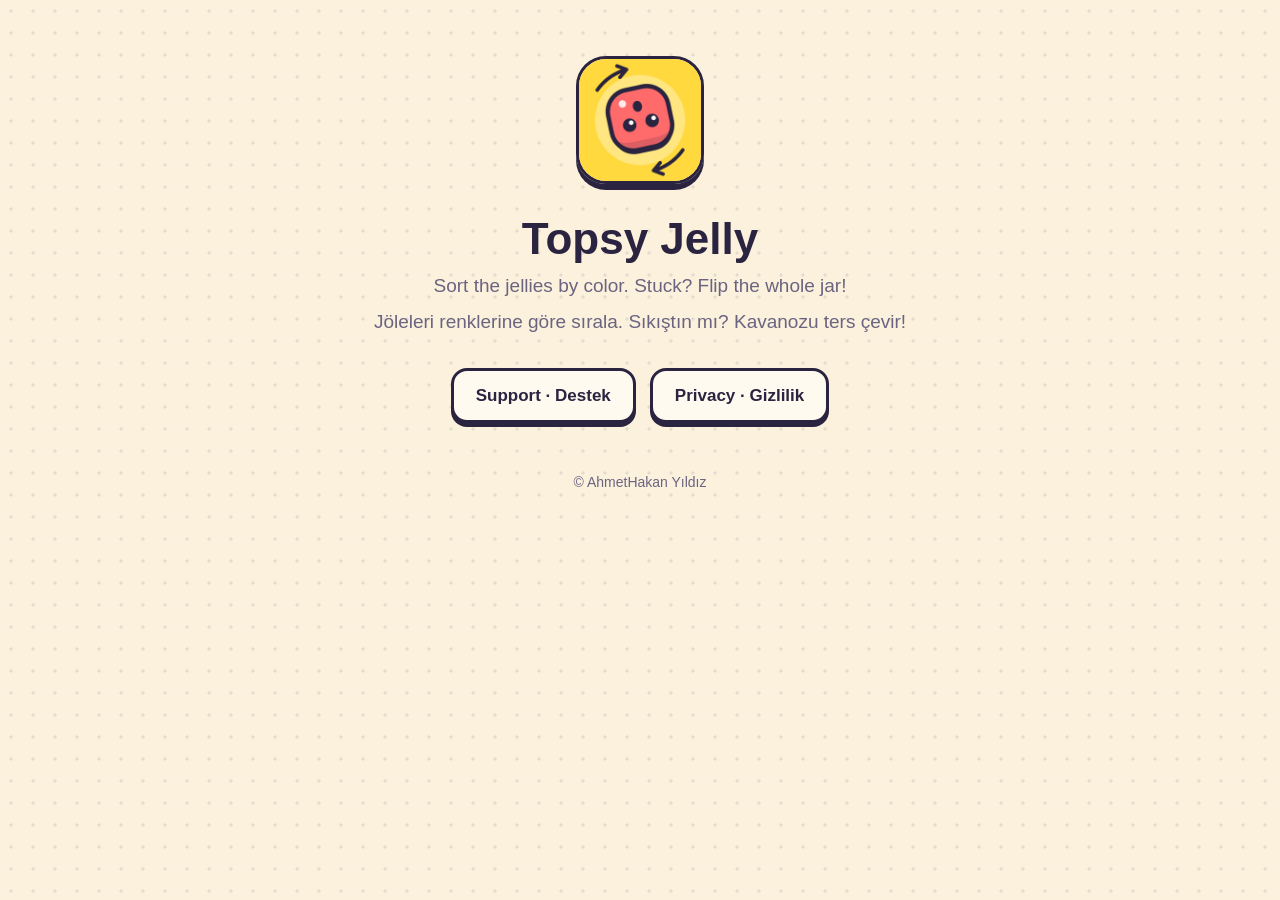
<file: index.html>
<!doctype html>
<html lang="en">
<head>
<meta charset="utf-8">
<meta name="viewport" content="width=device-width, initial-scale=1">
<title>Topsy Jelly — Flip &amp; Sort Color Puzzle</title>
<meta name="description" content="A cozy color sorting puzzle with a twist: flip the whole jar to rescue the jelly at the bottom.">
<link rel="icon" href="icon.png">
<link rel="stylesheet" href="style.css">
</head>
<body>
<main>
  <section class="hero">
    <img src="icon.png" alt="Topsy Jelly icon">
    <h1>Topsy Jelly</h1>
    <p>Sort the jellies by color. Stuck? Flip the whole jar!</p>
    <p lang="tr">Jöleleri renklerine göre sırala. Sıkıştın mı? Kavanozu ters çevir!</p>

    <!-- App Store bağlantısı uygulama yayınlanınca eklenecek:
    <div class="buttons"><a class="btn main" href="https://apps.apple.com/app/idXXXXXXXXXX">Download on the App Store</a></div>
    -->
    <div class="buttons">
      <a class="btn" href="support.html">Support · Destek</a>
      <a class="btn" href="privacy.html">Privacy · Gizlilik</a>
    </div>
  </section>

  <footer>© AhmetHakan Yıldız</footer>
</main>
</body>
</html>
</file>
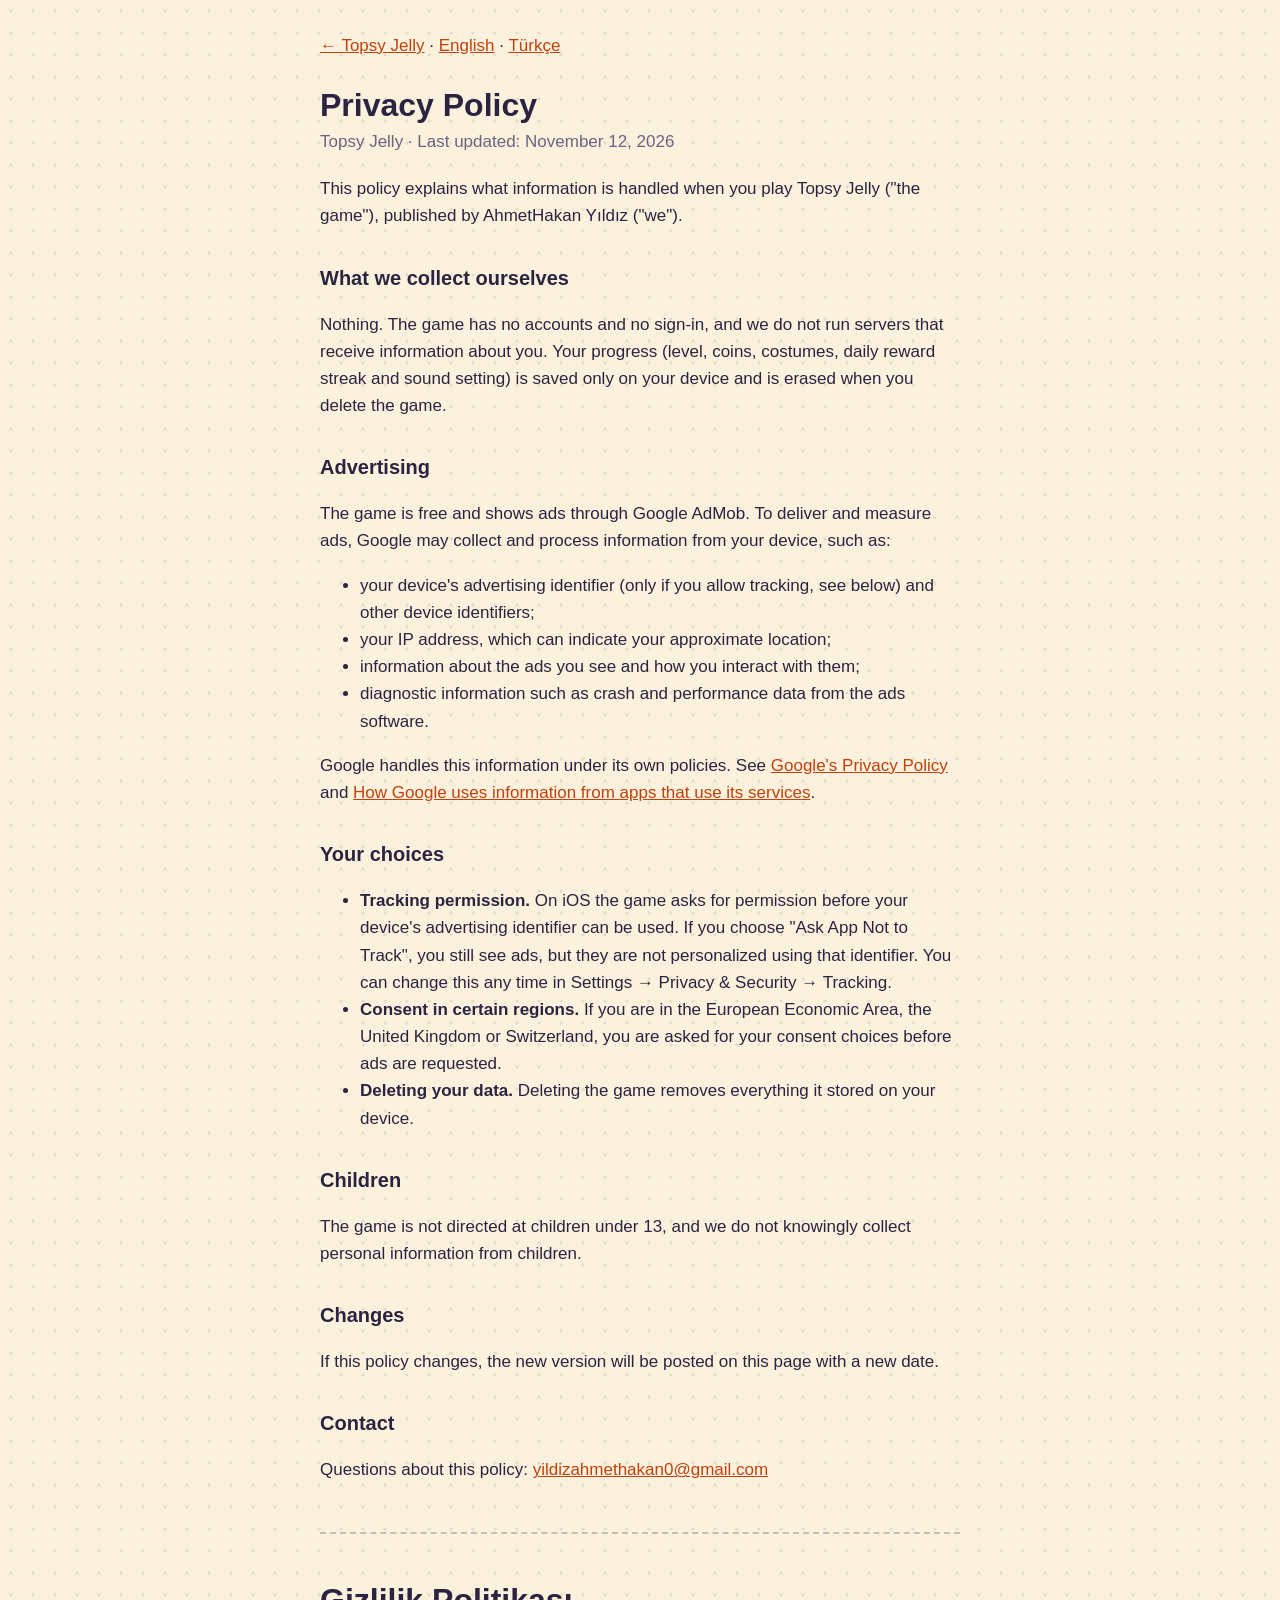
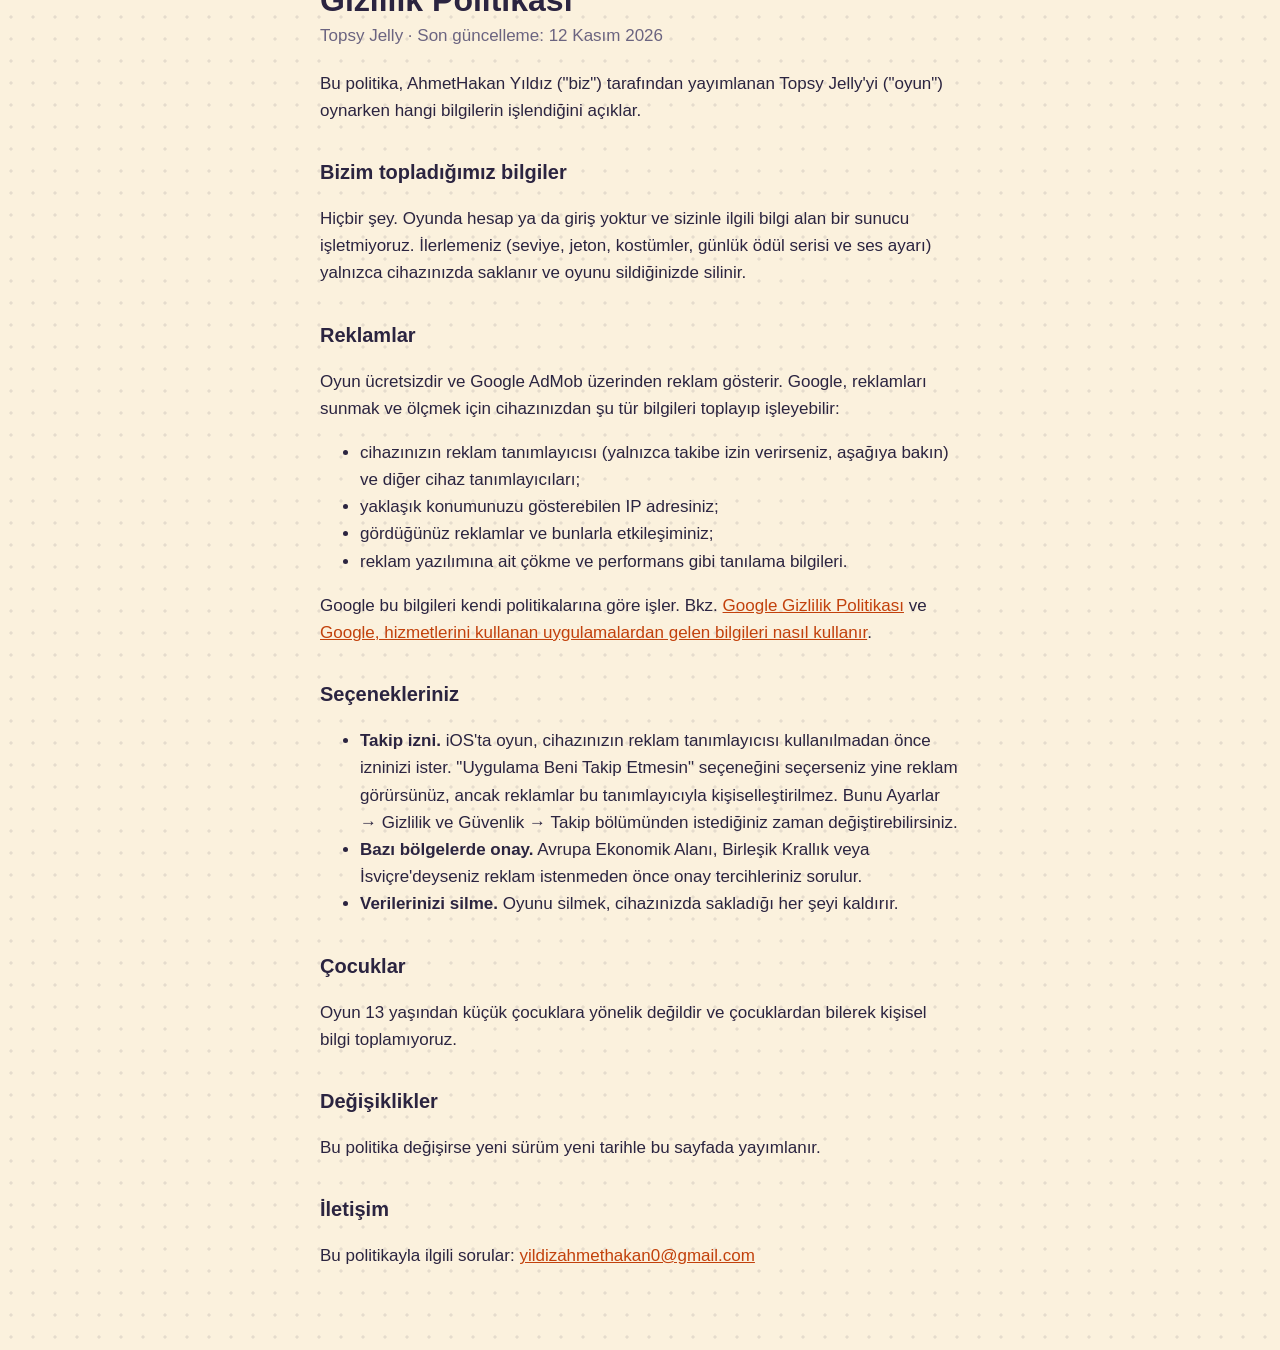
<file: privacy.html>
<!doctype html>
<html lang="en">
<head>
<meta charset="utf-8">
<meta name="viewport" content="width=device-width, initial-scale=1">
<title>Topsy Jelly — Privacy Policy</title>
<link rel="icon" href="icon.png">
<link rel="stylesheet" href="style.css">
</head>
<body>
<main>
  <nav><a href="index.html">← Topsy Jelly</a> · <a href="#en">English</a> · <a href="#tr">Türkçe</a></nav>

  <section id="en">
    <h1>Privacy Policy</h1>
    <p class="meta">Topsy Jelly · Last updated: November 12, 2026</p>

    <p>This policy explains what information is handled when you play Topsy Jelly ("the game"), published by AhmetHakan Yıldız ("we").</p>

    <h2>What we collect ourselves</h2>
    <p>Nothing. The game has no accounts and no sign-in, and we do not run servers that receive information about you. Your progress (level, coins, costumes, daily reward streak and sound setting) is saved only on your device and is erased when you delete the game.</p>

    <h2>Advertising</h2>
    <p>The game is free and shows ads through Google AdMob. To deliver and measure ads, Google may collect and process information from your device, such as:</p>
    <ul>
      <li>your device's advertising identifier (only if you allow tracking, see below) and other device identifiers;</li>
      <li>your IP address, which can indicate your approximate location;</li>
      <li>information about the ads you see and how you interact with them;</li>
      <li>diagnostic information such as crash and performance data from the ads software.</li>
    </ul>
    <p>Google handles this information under its own policies. See <a href="https://policies.google.com/privacy">Google's Privacy Policy</a> and <a href="https://policies.google.com/technologies/partner-sites">How Google uses information from apps that use its services</a>.</p>

    <h2>Your choices</h2>
    <ul>
      <li><strong>Tracking permission.</strong> On iOS the game asks for permission before your device's advertising identifier can be used. If you choose "Ask App Not to Track", you still see ads, but they are not personalized using that identifier. You can change this any time in Settings → Privacy &amp; Security → Tracking.</li>
      <li><strong>Consent in certain regions.</strong> If you are in the European Economic Area, the United Kingdom or Switzerland, you are asked for your consent choices before ads are requested.</li>
      <li><strong>Deleting your data.</strong> Deleting the game removes everything it stored on your device.</li>
    </ul>

    <h2>Children</h2>
    <p>The game is not directed at children under 13, and we do not knowingly collect personal information from children.</p>

    <h2>Changes</h2>
    <p>If this policy changes, the new version will be posted on this page with a new date.</p>

    <h2>Contact</h2>
    <p>Questions about this policy: <a href="mailto:yildizahmethakan0@gmail.com">yildizahmethakan0@gmail.com</a></p>
  </section>

  <hr>

  <section id="tr" lang="tr">
    <h1>Gizlilik Politikası</h1>
    <p class="meta">Topsy Jelly · Son güncelleme: 12 Kasım 2026</p>

    <p>Bu politika, AhmetHakan Yıldız ("biz") tarafından yayımlanan Topsy Jelly'yi ("oyun") oynarken hangi bilgilerin işlendiğini açıklar.</p>

    <h2>Bizim topladığımız bilgiler</h2>
    <p>Hiçbir şey. Oyunda hesap ya da giriş yoktur ve sizinle ilgili bilgi alan bir sunucu işletmiyoruz. İlerlemeniz (seviye, jeton, kostümler, günlük ödül serisi ve ses ayarı) yalnızca cihazınızda saklanır ve oyunu sildiğinizde silinir.</p>

    <h2>Reklamlar</h2>
    <p>Oyun ücretsizdir ve Google AdMob üzerinden reklam gösterir. Google, reklamları sunmak ve ölçmek için cihazınızdan şu tür bilgileri toplayıp işleyebilir:</p>
    <ul>
      <li>cihazınızın reklam tanımlayıcısı (yalnızca takibe izin verirseniz, aşağıya bakın) ve diğer cihaz tanımlayıcıları;</li>
      <li>yaklaşık konumunuzu gösterebilen IP adresiniz;</li>
      <li>gördüğünüz reklamlar ve bunlarla etkileşiminiz;</li>
      <li>reklam yazılımına ait çökme ve performans gibi tanılama bilgileri.</li>
    </ul>
    <p>Google bu bilgileri kendi politikalarına göre işler. Bkz. <a href="https://policies.google.com/privacy?hl=tr">Google Gizlilik Politikası</a> ve <a href="https://policies.google.com/technologies/partner-sites?hl=tr">Google, hizmetlerini kullanan uygulamalardan gelen bilgileri nasıl kullanır</a>.</p>

    <h2>Seçenekleriniz</h2>
    <ul>
      <li><strong>Takip izni.</strong> iOS'ta oyun, cihazınızın reklam tanımlayıcısı kullanılmadan önce izninizi ister. "Uygulama Beni Takip Etmesin" seçeneğini seçerseniz yine reklam görürsünüz, ancak reklamlar bu tanımlayıcıyla kişiselleştirilmez. Bunu Ayarlar → Gizlilik ve Güvenlik → Takip bölümünden istediğiniz zaman değiştirebilirsiniz.</li>
      <li><strong>Bazı bölgelerde onay.</strong> Avrupa Ekonomik Alanı, Birleşik Krallık veya İsviçre'deyseniz reklam istenmeden önce onay tercihleriniz sorulur.</li>
      <li><strong>Verilerinizi silme.</strong> Oyunu silmek, cihazınızda sakladığı her şeyi kaldırır.</li>
    </ul>

    <h2>Çocuklar</h2>
    <p>Oyun 13 yaşından küçük çocuklara yönelik değildir ve çocuklardan bilerek kişisel bilgi toplamıyoruz.</p>

    <h2>Değişiklikler</h2>
    <p>Bu politika değişirse yeni sürüm yeni tarihle bu sayfada yayımlanır.</p>

    <h2>İletişim</h2>
    <p>Bu politikayla ilgili sorular: <a href="mailto:yildizahmethakan0@gmail.com">yildizahmethakan0@gmail.com</a></p>
  </section>
</main>
</body>
</html>
</file>
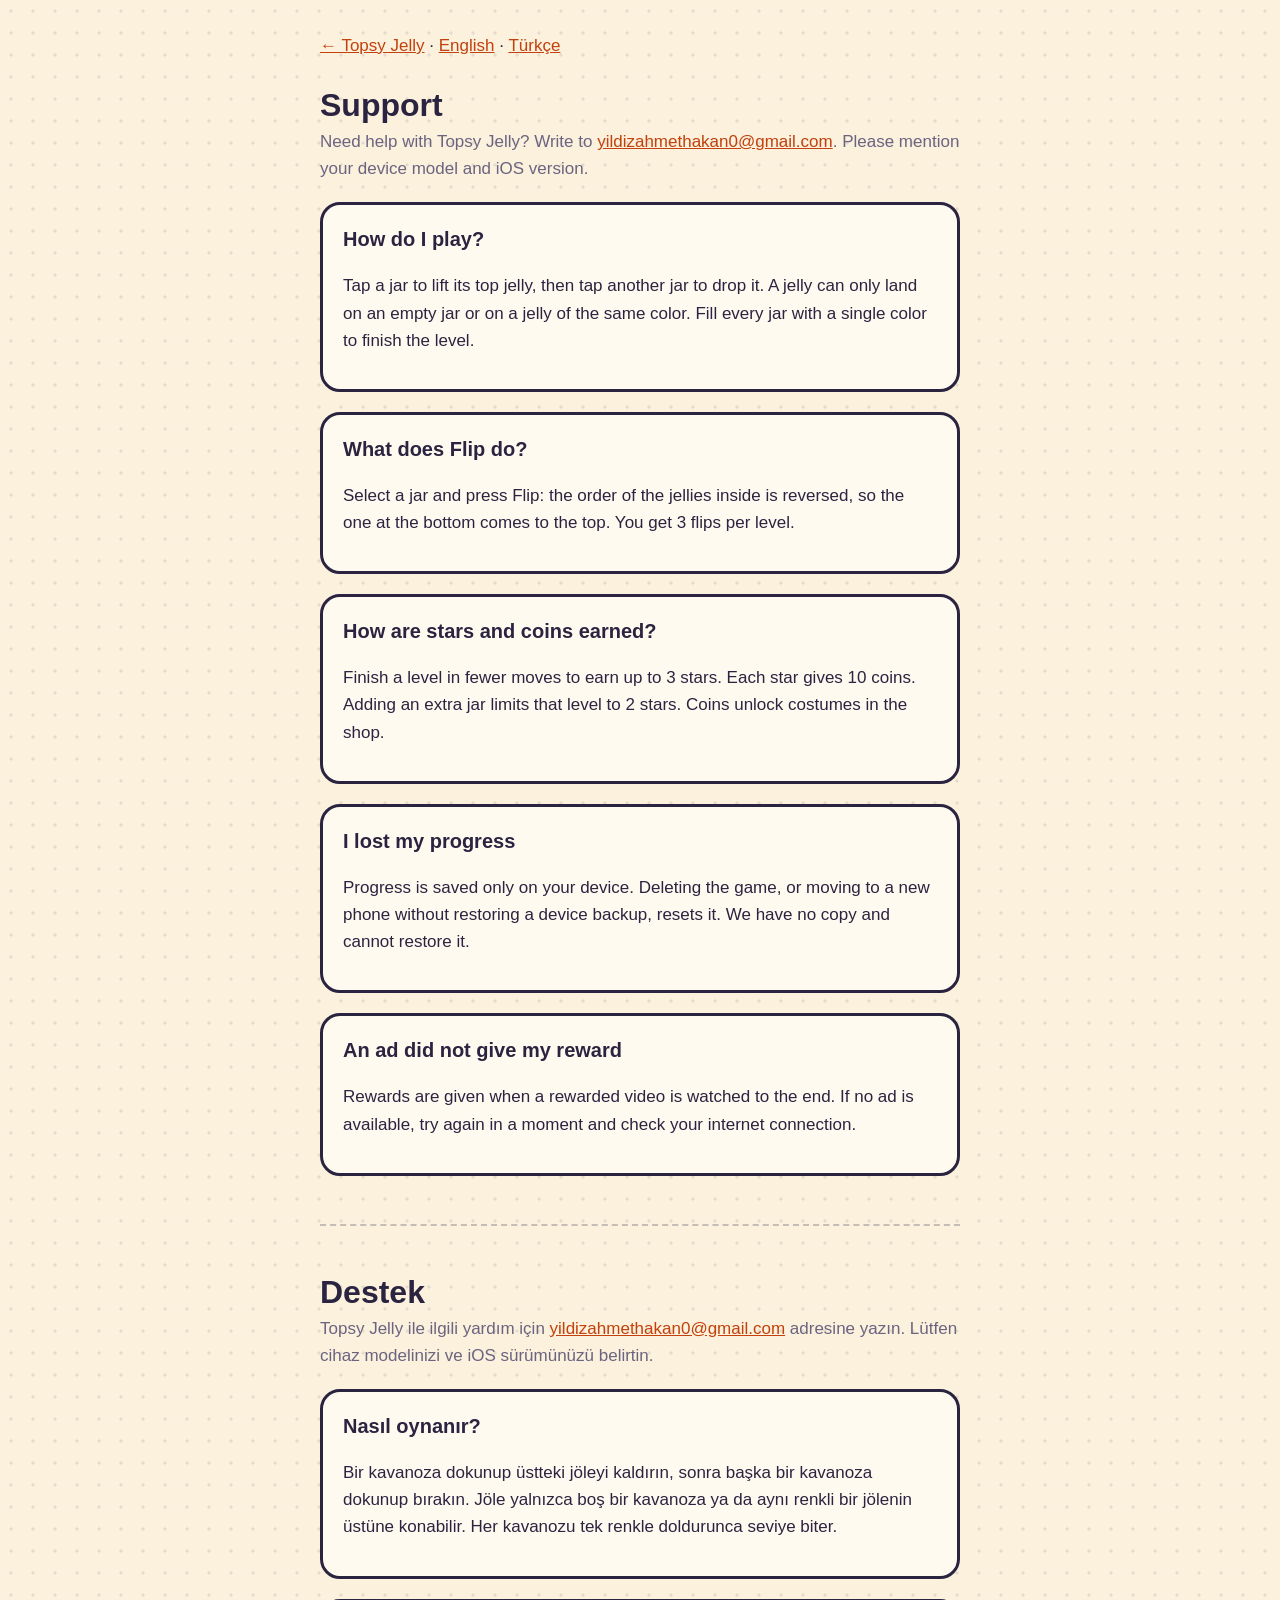
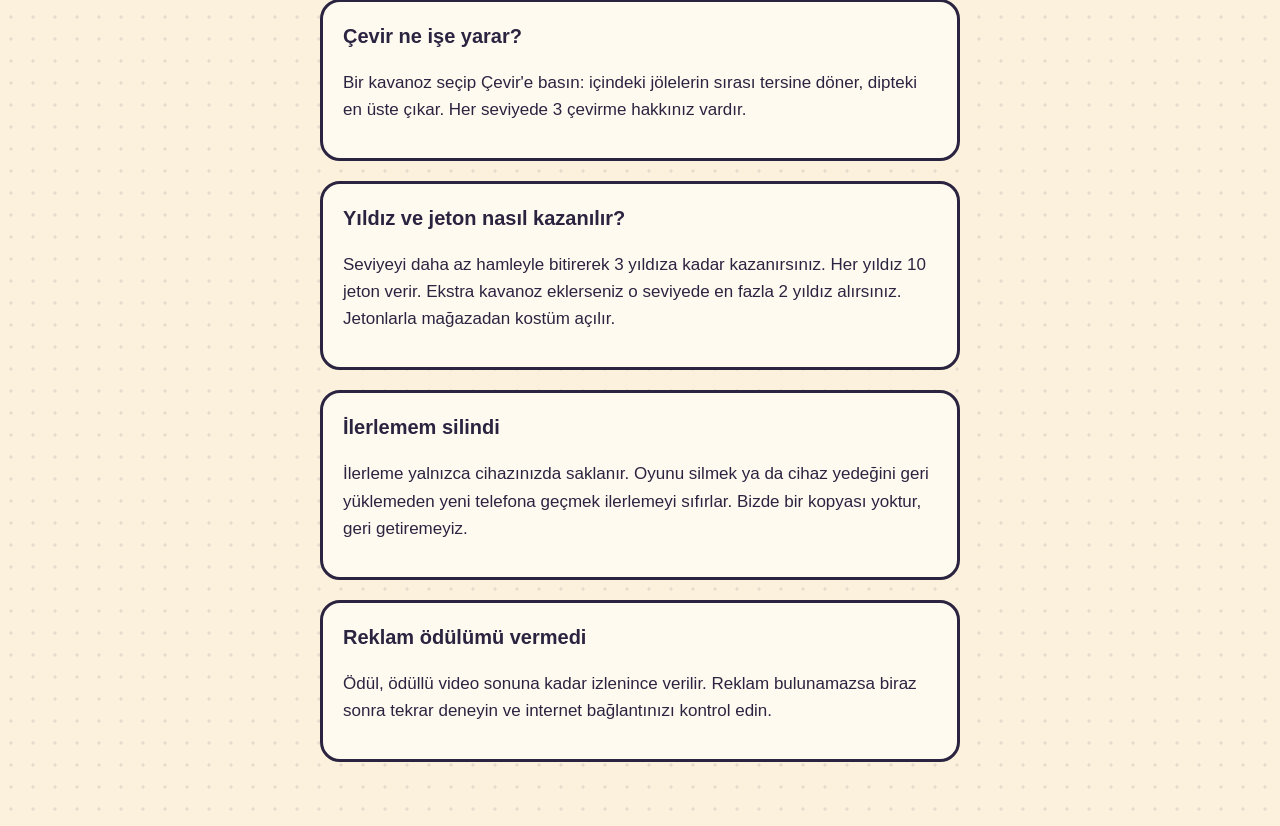
<file: support.html>
<!doctype html>
<html lang="en">
<head>
<meta charset="utf-8">
<meta name="viewport" content="width=device-width, initial-scale=1">
<title>Topsy Jelly — Support</title>
<link rel="icon" href="icon.png">
<link rel="stylesheet" href="style.css">
</head>
<body>
<main>
  <nav><a href="index.html">← Topsy Jelly</a> · <a href="#en">English</a> · <a href="#tr">Türkçe</a></nav>

  <section id="en">
    <h1>Support</h1>
    <p class="meta">Need help with Topsy Jelly? Write to <a href="mailto:yildizahmethakan0@gmail.com">yildizahmethakan0@gmail.com</a>. Please mention your device model and iOS version.</p>

    <div class="card">
      <h2>How do I play?</h2>
      <p>Tap a jar to lift its top jelly, then tap another jar to drop it. A jelly can only land on an empty jar or on a jelly of the same color. Fill every jar with a single color to finish the level.</p>
    </div>
    <div class="card">
      <h2>What does Flip do?</h2>
      <p>Select a jar and press Flip: the order of the jellies inside is reversed, so the one at the bottom comes to the top. You get 3 flips per level.</p>
    </div>
    <div class="card">
      <h2>How are stars and coins earned?</h2>
      <p>Finish a level in fewer moves to earn up to 3 stars. Each star gives 10 coins. Adding an extra jar limits that level to 2 stars. Coins unlock costumes in the shop.</p>
    </div>
    <div class="card">
      <h2>I lost my progress</h2>
      <p>Progress is saved only on your device. Deleting the game, or moving to a new phone without restoring a device backup, resets it. We have no copy and cannot restore it.</p>
    </div>
    <div class="card">
      <h2>An ad did not give my reward</h2>
      <p>Rewards are given when a rewarded video is watched to the end. If no ad is available, try again in a moment and check your internet connection.</p>
    </div>
  </section>

  <hr>

  <section id="tr" lang="tr">
    <h1>Destek</h1>
    <p class="meta">Topsy Jelly ile ilgili yardım için <a href="mailto:yildizahmethakan0@gmail.com">yildizahmethakan0@gmail.com</a> adresine yazın. Lütfen cihaz modelinizi ve iOS sürümünüzü belirtin.</p>

    <div class="card">
      <h2>Nasıl oynanır?</h2>
      <p>Bir kavanoza dokunup üstteki jöleyi kaldırın, sonra başka bir kavanoza dokunup bırakın. Jöle yalnızca boş bir kavanoza ya da aynı renkli bir jölenin üstüne konabilir. Her kavanozu tek renkle doldurunca seviye biter.</p>
    </div>
    <div class="card">
      <h2>Çevir ne işe yarar?</h2>
      <p>Bir kavanoz seçip Çevir'e basın: içindeki jölelerin sırası tersine döner, dipteki en üste çıkar. Her seviyede 3 çevirme hakkınız vardır.</p>
    </div>
    <div class="card">
      <h2>Yıldız ve jeton nasıl kazanılır?</h2>
      <p>Seviyeyi daha az hamleyle bitirerek 3 yıldıza kadar kazanırsınız. Her yıldız 10 jeton verir. Ekstra kavanoz eklerseniz o seviyede en fazla 2 yıldız alırsınız. Jetonlarla mağazadan kostüm açılır.</p>
    </div>
    <div class="card">
      <h2>İlerlemem silindi</h2>
      <p>İlerleme yalnızca cihazınızda saklanır. Oyunu silmek ya da cihaz yedeğini geri yüklemeden yeni telefona geçmek ilerlemeyi sıfırlar. Bizde bir kopyası yoktur, geri getiremeyiz.</p>
    </div>
    <div class="card">
      <h2>Reklam ödülümü vermedi</h2>
      <p>Ödül, ödüllü video sonuna kadar izlenince verilir. Reklam bulunamazsa biraz sonra tekrar deneyin ve internet bağlantınızı kontrol edin.</p>
    </div>
  </section>
</main>
</body>
</html>
</file>
<file: style.css>
:root { --ink: #2b2440; --paper: #fbf1dd; --card: #fffaf0; --accent: #ff7a59; --soft: #6b6480; }
* { box-sizing: border-box; }
body {
  margin: 0;
  color: var(--ink);
  background-color: var(--paper);
  background-image: radial-gradient(rgba(43, 36, 64, .1) 1.5px, transparent 1.7px);
  background-size: 22px 22px;
  font: 17px/1.6 ui-rounded, "SF Pro Rounded", -apple-system, "Segoe UI", Roboto, sans-serif;
}
main { max-width: 680px; margin: 0 auto; padding: 32px 20px 64px; }
h1 { font-size: 32px; line-height: 1.15; margin: 0 0 4px; }
h2 { font-size: 20px; margin: 32px 0 6px; }
.meta { color: var(--soft); margin: 0 0 20px; }
a { color: #c2410c; }
hr { border: 0; border-top: 2px dashed rgba(43, 36, 64, .25); margin: 48px 0; }
nav { margin-bottom: 28px; }

/* ana sayfa */
.hero { text-align: center; padding-top: 24px; }
.hero img {
  width: 128px; height: 128px;
  border: 3px solid var(--ink);
  border-radius: 30px;
  box-shadow: 0 6px 0 var(--ink);
}
.hero h1 { font-size: 44px; margin-top: 22px; }
.hero p { font-size: 19px; margin: 6px 0 0; color: var(--soft); }
.buttons { display: flex; flex-wrap: wrap; justify-content: center; gap: 14px; margin: 30px 0 8px; }
.btn {
  display: inline-block;
  padding: 11px 22px;
  border: 3px solid var(--ink);
  border-radius: 16px;
  background: var(--card);
  box-shadow: 0 4px 0 var(--ink);
  color: var(--ink);
  font-weight: 700;
  text-decoration: none;
}
.btn.main { background: var(--accent); }
.card {
  margin-top: 20px;
  padding: 18px 20px;
  border: 3px solid var(--ink);
  border-radius: 20px;
  background: var(--card);
}
.card h2 { margin-top: 0; }
footer { margin-top: 48px; text-align: center; color: var(--soft); font-size: 14px; }
</file>
